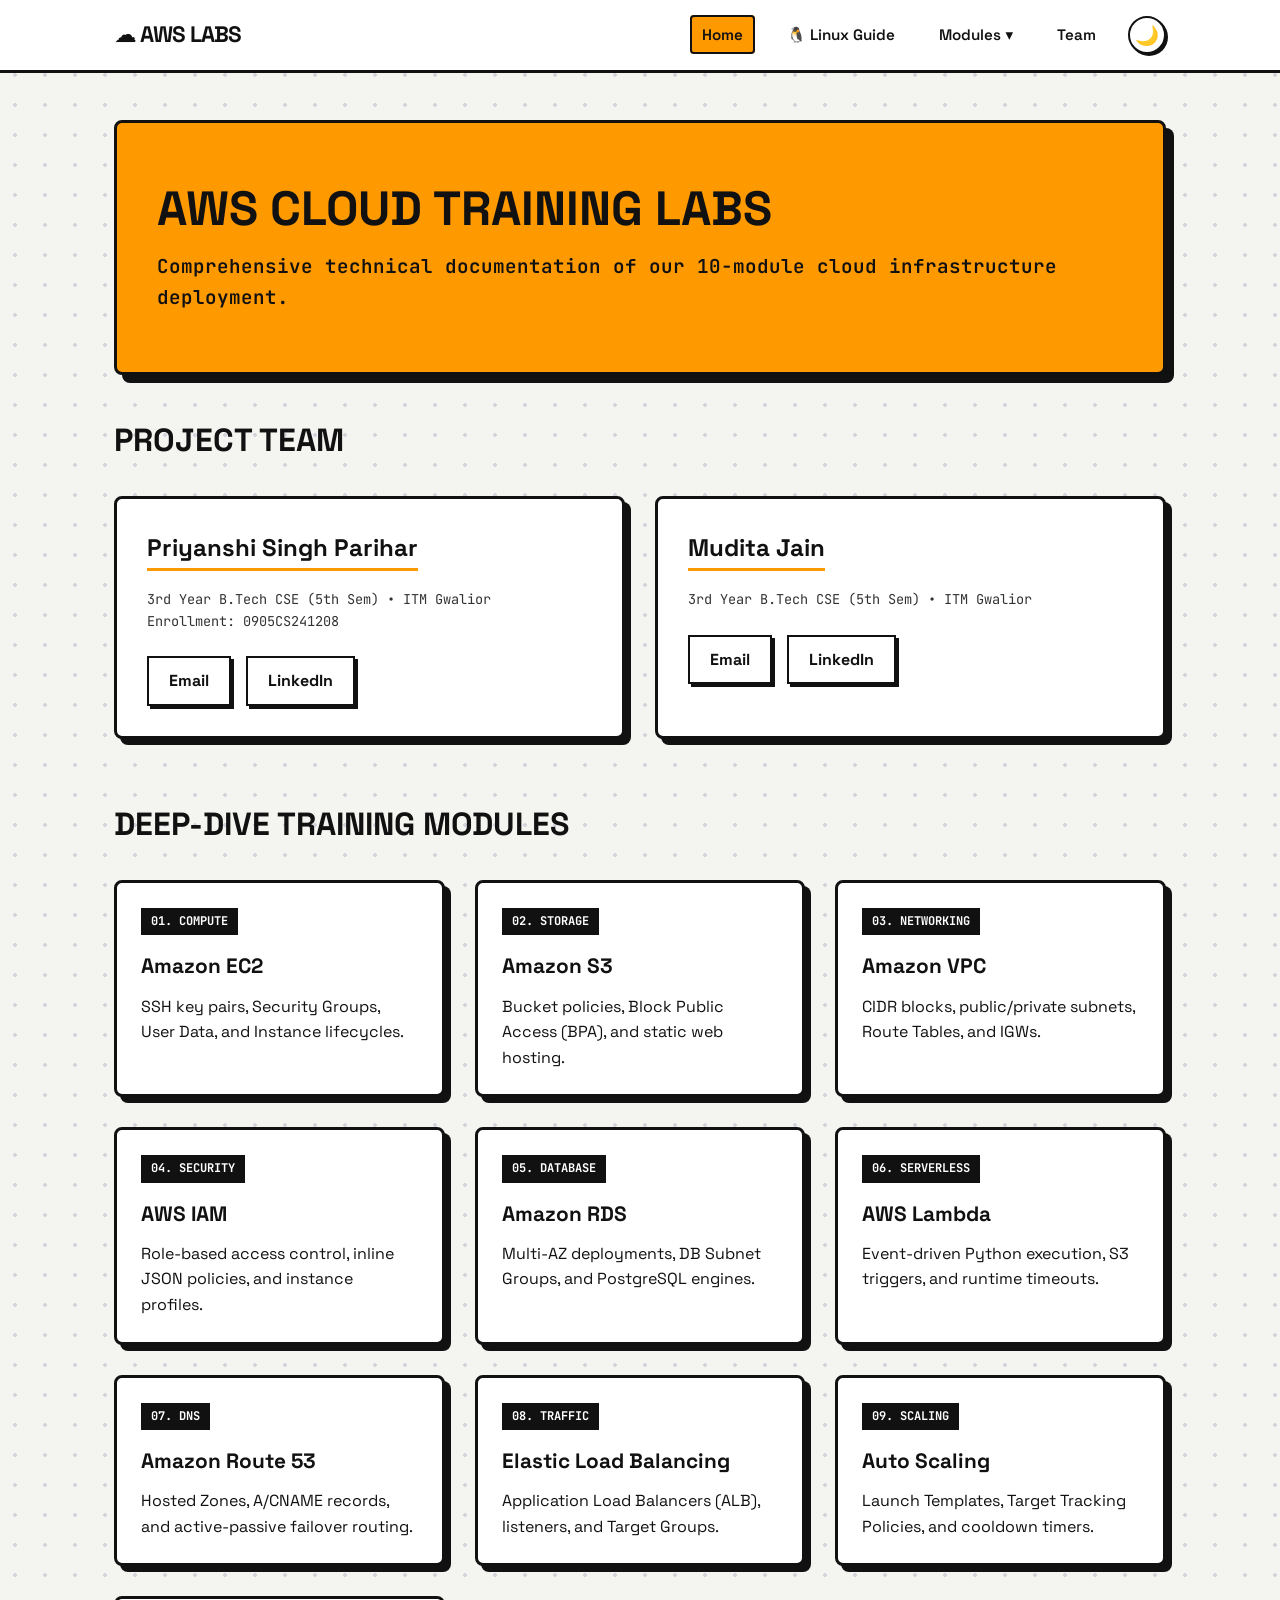
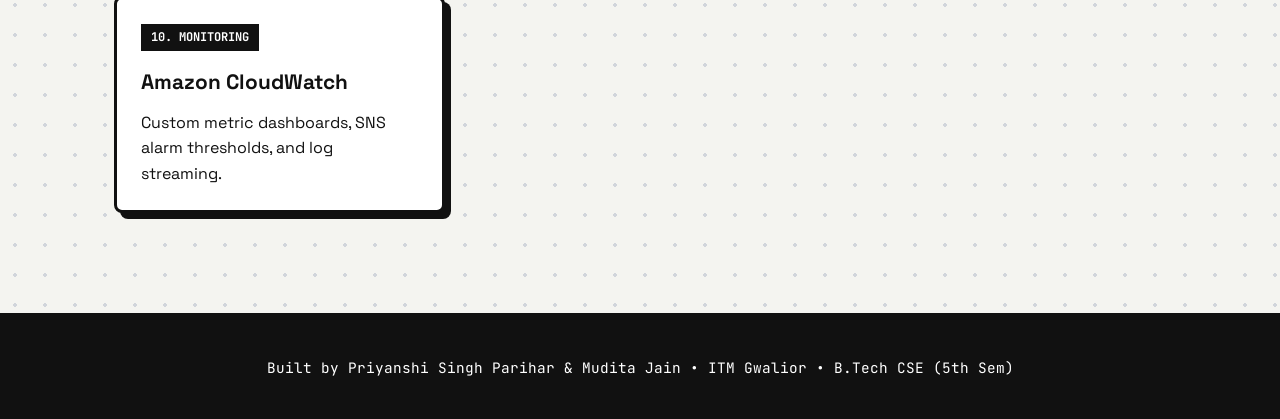
<file: index.html>
<!DOCTYPE html>
<html lang="en">
<head>
    <meta charset="UTF-8">
    <meta name="viewport" content="width=device-width, initial-scale=1.0">
    <title>AWS Lab Documentation | ITM Gwalior</title>
    <link rel="stylesheet" href="style.css">
</head>
<body>
    
    <nav class="navbar">
        <div class="nav-container">
            <a href="index.html" class="nav-logo">☁️ AWS Labs</a>
            <div class="hamburger" id="hamburger">
                <span></span><span></span><span></span>
            </div>
            <ul class="nav-links" id="nav-links">
                <li><a href="index.html" class="nav-item">Home</a></li>
                <li><a href="linux.html" class="nav-item">🐧 Linux Guide</a></li>
                <li class="dropdown">
                    <a href="#" class="dropbtn nav-item">Modules ▾</a>
                    <div class="dropdown-content">
                        <a href="module1-ec2.html">01. EC2</a>
                        <a href="module2-s3.html">02. S3</a>
                        <a href="module3-vpc.html">03. VPC</a>
                        <a href="module4-iam.html">04. IAM</a>
                        <a href="module5-rds.html">05. RDS</a>
                        <a href="module6-lambda.html">06. Lambda</a>
                        <a href="module7-route53.html">07. Route 53</a>
                        <a href="module8-elb.html">08. ELB</a>
                        <a href="module9-autoscaling.html">09. Auto Scaling</a>
                        <a href="module10-cloudwatch.html">10. CloudWatch</a>
                    </div>
                </li>
                <li><a href="index.html#team" class="nav-item">Team</a></li>
                <li><button id="theme-toggle" class="theme-btn" title="Toggle Dark Mode">🌙</button></li>
            </ul>
        </div>
    </nav>

    <main class="container">
        <header class="hero">
            <h1>AWS Cloud Training Labs</h1>
            <p>Comprehensive technical documentation of our 10-module cloud infrastructure deployment.</p>
        </header>
        
        </div>
        <section id="team">
            <h2 class="section-title">Project Team</h2>
            <div class="team-grid">
                <div class="profile-card">
                    <h3>Priyanshi Singh Parihar</h3>
                    <div class="profile-meta">3rd Year B.Tech CSE (5th Sem) • ITM Gwalior<br>Enrollment: 0905CS241208</div>
                    <div class="profile-links">
                        <a href="mailto:priyanshisinghparihar01@gmail.com">Email</a>
                        <a href="https://www.linkedin.com/in/priyanshi-singh-parihar?utm_source=share_via&utm_content=profile&utm_medium=member_android" target="_blank">LinkedIn</a>
                    </div>
                </div>
                <div class="profile-card">
                    <h3>Mudita Jain</h3>
                    <div class="profile-meta">3rd Year B.Tech CSE (5th Sem) • ITM Gwalior</div>
                    <div class="profile-links">
                        <a href="mailto:muditajain616@gmail.com">Email</a>
                        <a href="http://www.linkedin.com/in/" target="_blank">LinkedIn</a>
                    </div>
                </div>
            </div>
        </section>
        <section id="modules">
            <h2 class="section-title">Deep-Dive Training Modules</h2>
            <div class="modules-grid">
                <a href="module1-ec2.html" class="module-card"><span class="module-tag">01. Compute</span><h4>Amazon EC2</h4><p>SSH key pairs, Security Groups, User Data, and Instance lifecycles.</p></a>
                <a href="module2-s3.html" class="module-card"><span class="module-tag">02. Storage</span><h4>Amazon S3</h4><p>Bucket policies, Block Public Access (BPA), and static web hosting.</p></a>
                <a href="module3-vpc.html" class="module-card"><span class="module-tag">03. Networking</span><h4>Amazon VPC</h4><p>CIDR blocks, public/private subnets, Route Tables, and IGWs.</p></a>
                <a href="module4-iam.html" class="module-card"><span class="module-tag">04. Security</span><h4>AWS IAM</h4><p>Role-based access control, inline JSON policies, and instance profiles.</p></a>
                <a href="module5-rds.html" class="module-card"><span class="module-tag">05. Database</span><h4>Amazon RDS</h4><p>Multi-AZ deployments, DB Subnet Groups, and PostgreSQL engines.</p></a>
                <a href="module6-lambda.html" class="module-card"><span class="module-tag">06. Serverless</span><h4>AWS Lambda</h4><p>Event-driven Python execution, S3 triggers, and runtime timeouts.</p></a>
                <a href="module7-route53.html" class="module-card"><span class="module-tag">07. DNS</span><h4>Amazon Route 53</h4><p>Hosted Zones, A/CNAME records, and active-passive failover routing.</p></a>
                <a href="module8-elb.html" class="module-card"><span class="module-tag">08. Traffic</span><h4>Elastic Load Balancing</h4><p>Application Load Balancers (ALB), listeners, and Target Groups.</p></a>
                <a href="module9-autoscaling.html" class="module-card"><span class="module-tag">09. Scaling</span><h4>Auto Scaling</h4><p>Launch Templates, Target Tracking Policies, and cooldown timers.</p></a>
                <a href="module10-cloudwatch.html" class="module-card"><span class="module-tag">10. Monitoring</span><h4>Amazon CloudWatch</h4><p>Custom metric dashboards, SNS alarm thresholds, and log streaming.</p></a>
            </div>
        </section>
    </main>
    
    <footer>
        <p>Built by Priyanshi Singh Parihar & Mudita Jain • ITM Gwalior • B.Tech CSE (5th Sem)</p>
    </footer>
    <script src="script.js"></script>

</body>
</html>
</file>
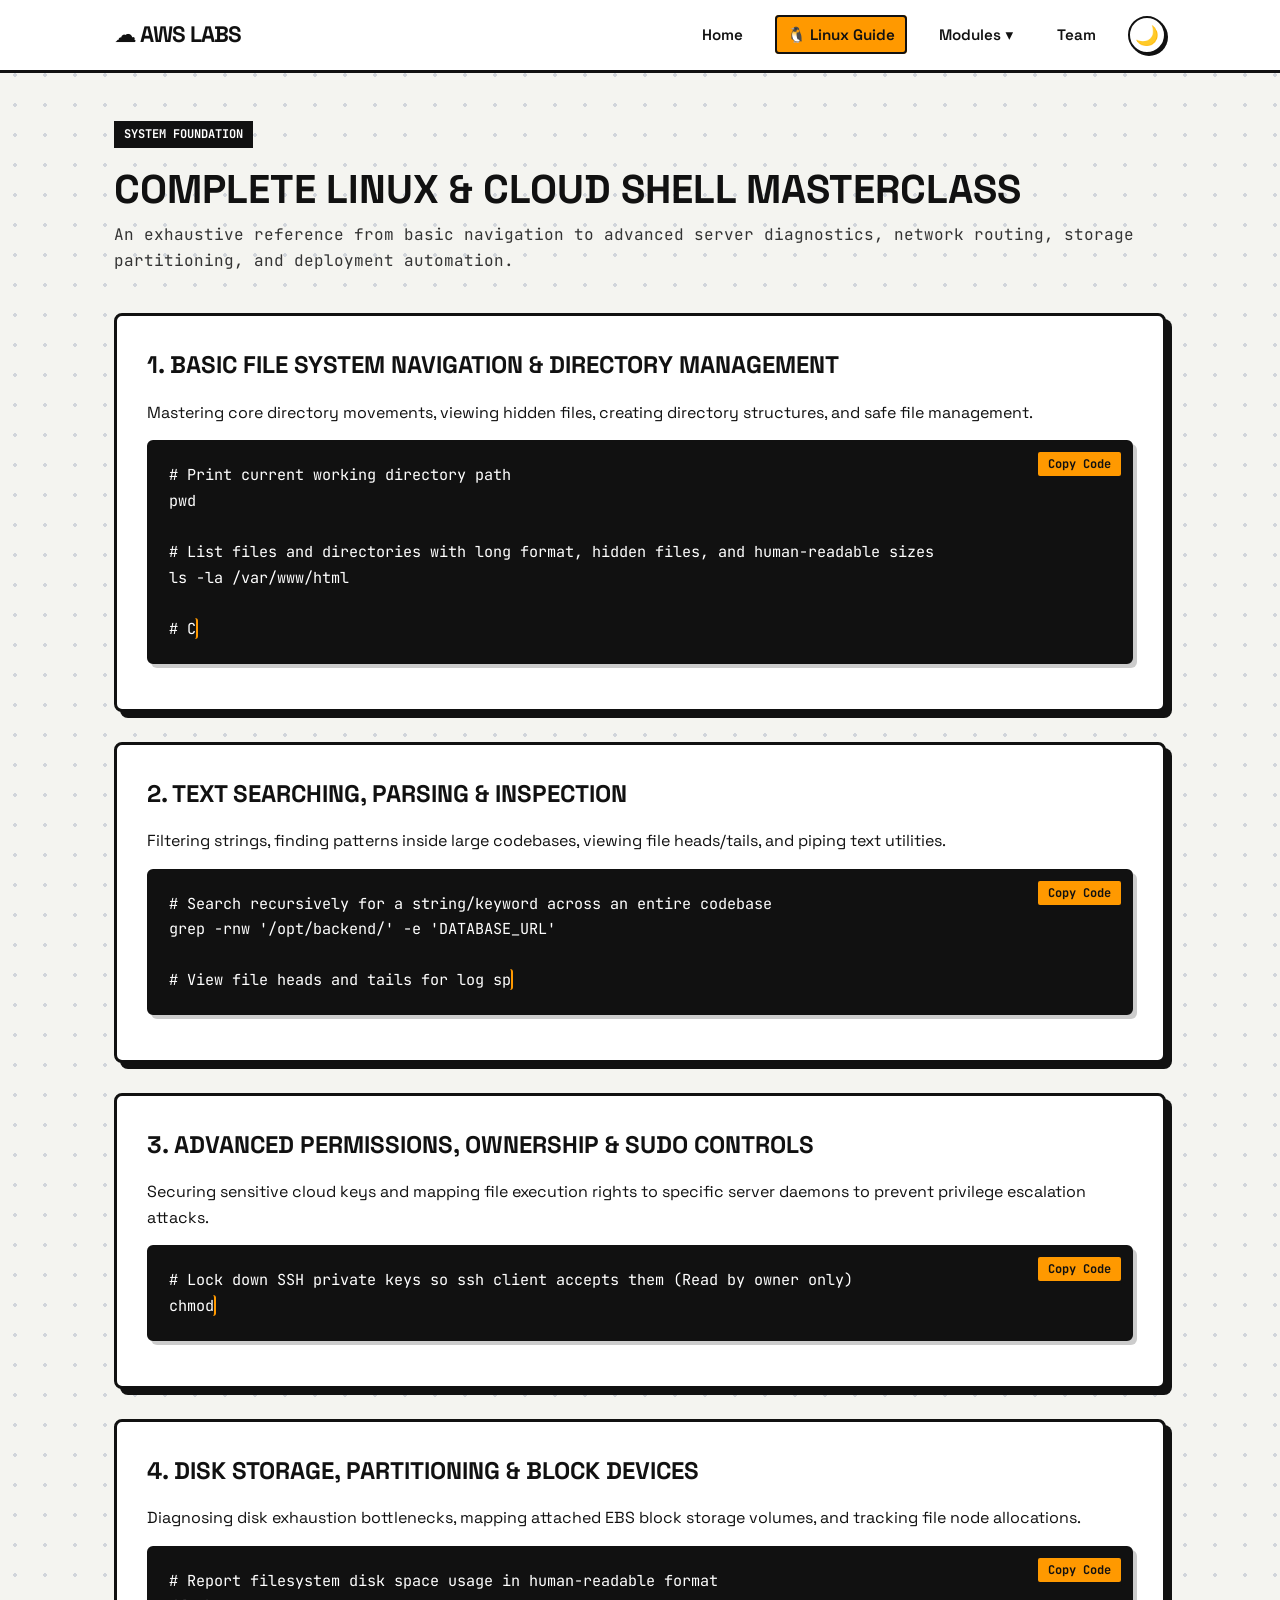
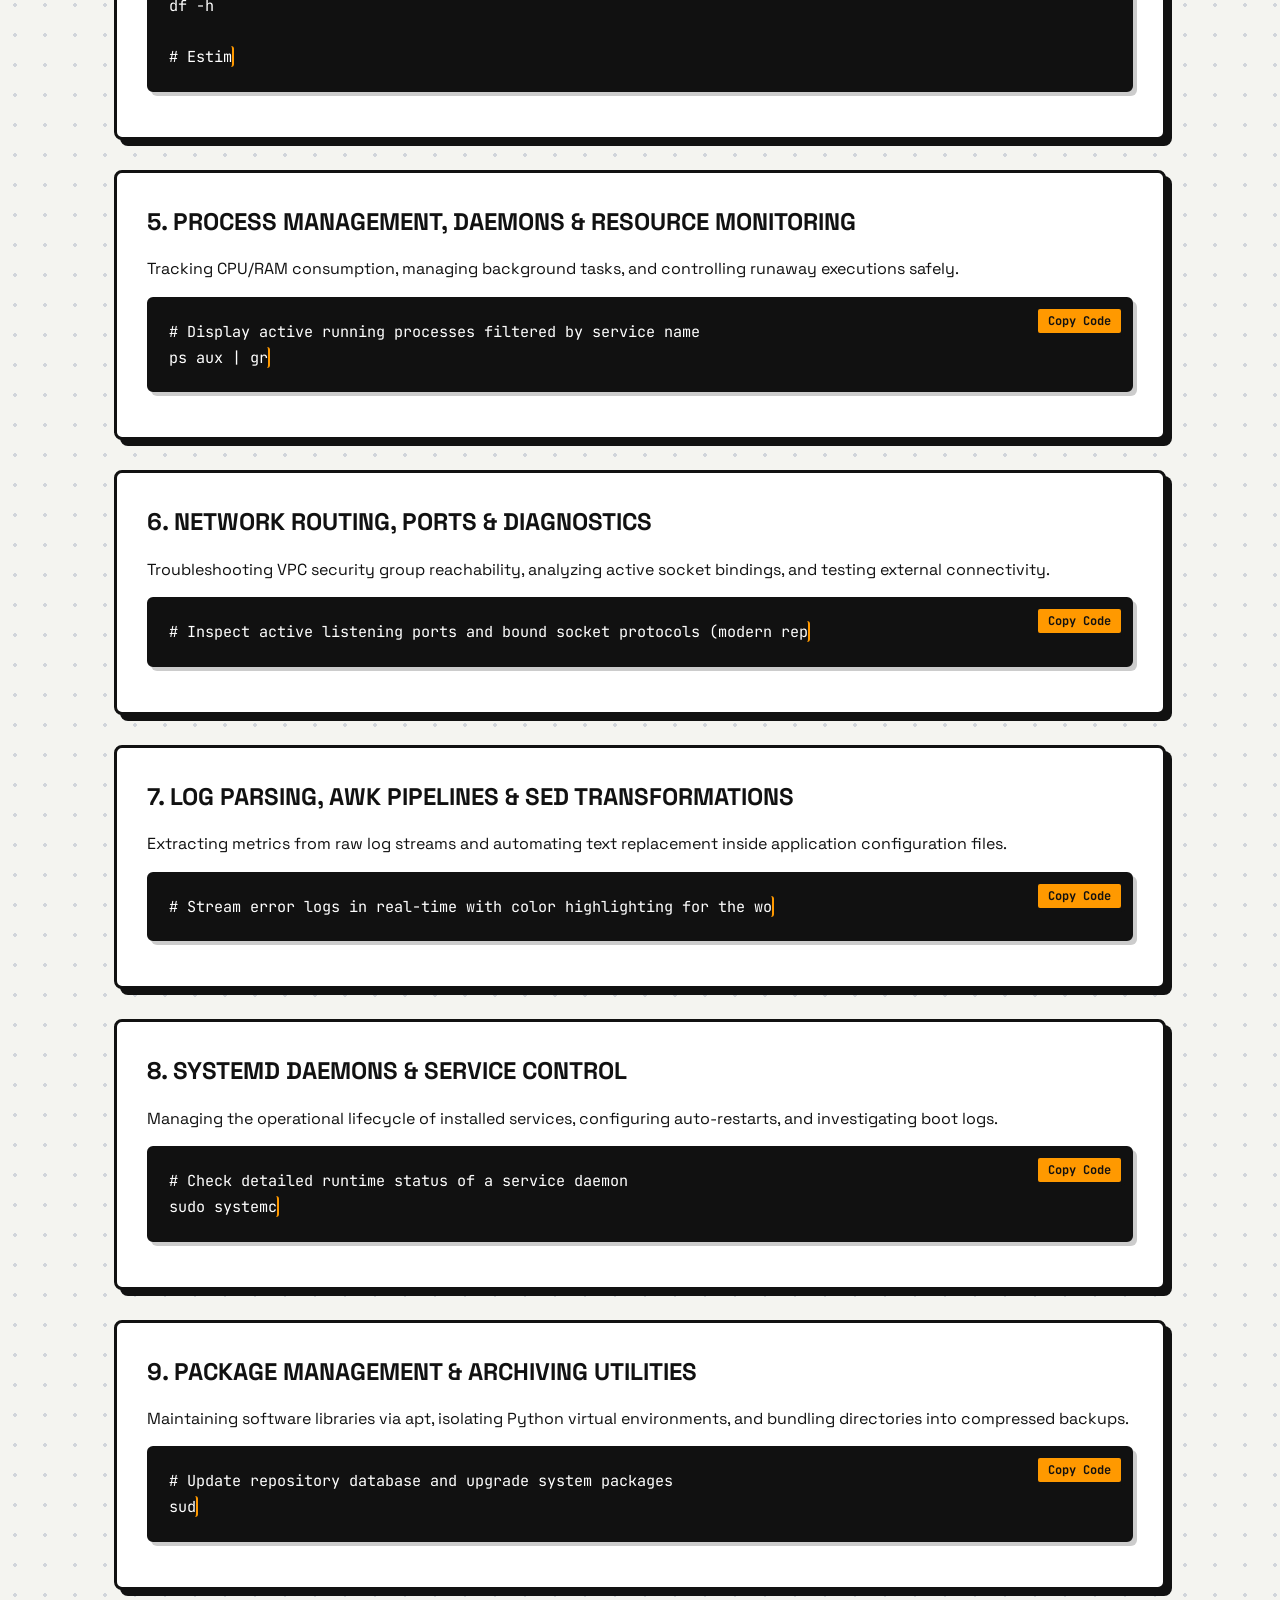
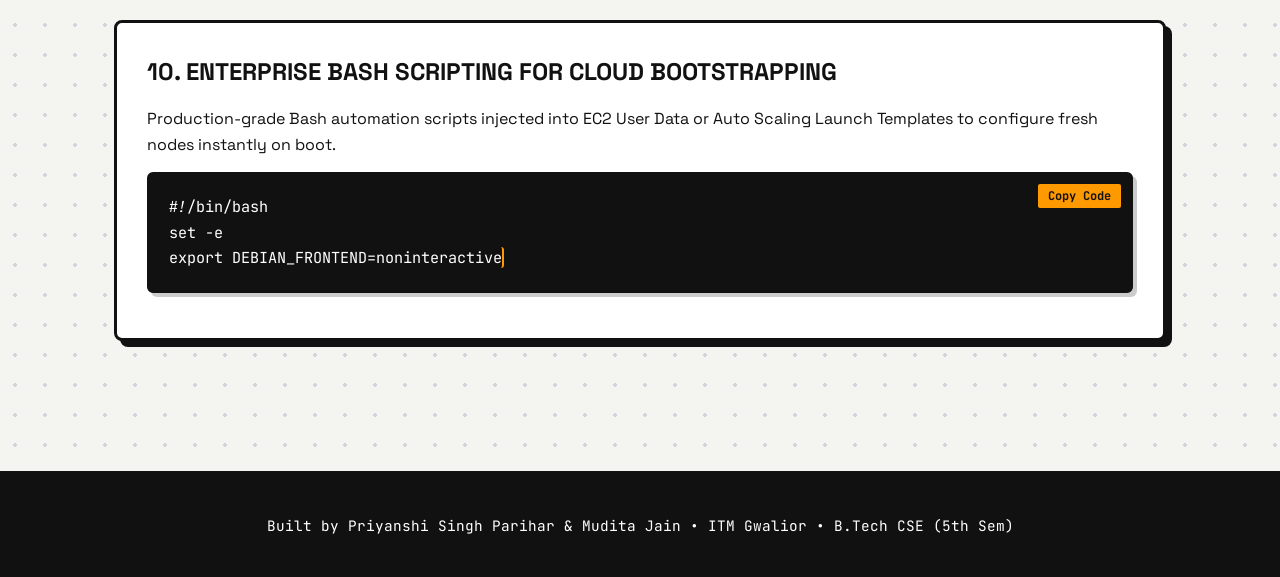
<file: linux.html>
<!DOCTYPE html>
<html lang="en">
<head>
    <meta charset="UTF-8">
    <meta name="viewport" content="width=device-width, initial-scale=1.0">
    <title>Comprehensive Linux & Cloud Shell Masterclass | AWS Training</title>
    <link rel="stylesheet" href="style.css">
</head>
<body>

    <nav class="navbar">
        <div class="nav-container">
            <a href="index.html" class="nav-logo">☁️ AWS Labs</a>
            <div class="hamburger" id="hamburger">
                <span></span><span></span><span></span>
            </div>
            <ul class="nav-links" id="nav-links">
                <li><a href="index.html" class="nav-item">Home</a></li>
                <li><a href="linux.html" class="nav-item">🐧 Linux Guide</a></li>
                <li class="dropdown">
                    <a href="#" class="dropbtn nav-item">Modules ▾</a>
                    <div class="dropdown-content">
                        <a href="module1-ec2.html">01. EC2</a>
                        <a href="module2-s3.html">02. S3</a>
                        <a href="module3-vpc.html">03. VPC</a>
                        <a href="module4-iam.html">04. IAM</a>
                        <a href="module5-rds.html">05. RDS</a>
                        <a href="module6-lambda.html">06. Lambda</a>
                        <a href="module7-route53.html">07. Route 53</a>
                        <a href="module8-elb.html">08. ELB</a>
                        <a href="module9-autoscaling.html">09. Auto Scaling</a>
                        <a href="module10-cloudwatch.html">10. CloudWatch</a>
                    </div>
                </li>
                <li><a href="index.html#team" class="nav-item">Team</a></li>
                <li><button id="theme-toggle" class="theme-btn" title="Toggle Dark Mode">🌙</button></li>
            </ul>
        </div>
    </nav>

    <main class="container">
        <div style="margin-bottom: 40px;">
            <span class="module-tag" style="margin-bottom: 20px;">System Foundation</span>
            <h1 style="color: var(--border-dark); font-size: 2.5rem; text-transform: uppercase; line-height: 1.1;">Complete Linux & Cloud Shell Masterclass</h1>
            <p style="font-family: var(--terminal-font); margin-top: 10px; color: var(--text-muted);">An exhaustive reference from basic navigation to advanced server diagnostics, network routing, storage partitioning, and deployment automation.</p>
        </div>

        <section class="content-section">
            <h3>1. Basic File System Navigation & Directory Management</h3>
            <p>Mastering core directory movements, viewing hidden files, creating directory structures, and safe file management.</p>
            <pre><code class="typewriter"># Print current working directory path
pwd

# List files and directories with long format, hidden files, and human-readable sizes
ls -la /var/www/html

# Change directories and move up one level
cd /etc/nginx
cd ..

# Create nested directories safely (no errors if it already exists)
mkdir -p /var/www/html/app/logs

# Create placeholder files or update modification timestamps
touch app.config

# Copy, move, and remove files (always use -i for prompt before overwrite in prod)
cp config.env config.env.bak
mv config.env.bak /tmp/
rm -f /tmp/config.env.bak</code></pre>
        </section>

        <section class="content-section">
            <h3>2. Text Searching, Parsing & Inspection</h3>
            <p>Filtering strings, finding patterns inside large codebases, viewing file heads/tails, and piping text utilities.</p>
            <pre><code class="typewriter"># Search recursively for a string/keyword across an entire codebase
grep -rnw '/opt/backend/' -e 'DATABASE_URL'

# View file heads and tails for log spot-checks
head -n 25 /var/log/syslog
tail -n 100 /var/log/nginx/error.log

# Combine and page through large text documents (use SPACE to scroll, Q to quit)
less /var/log/cloud-init-output.log

# Find files across the entire filesystem by name (ignoring permission denied errors)
find / -name "*.pem" 2>/dev/null</code></pre>
        </section>

        <section class="content-section">
            <h3>3. Advanced Permissions, Ownership & Sudo Controls</h3>
            <p>Securing sensitive cloud keys and mapping file execution rights to specific server daemons to prevent privilege escalation attacks.</p>
            <pre><code class="typewriter"># Lock down SSH private keys so ssh client accepts them (Read by owner only)
chmod 400 itm-lab-key.pem

# Recursively assign ownership to the Nginx web server user
sudo chown -R www-data:www-data /var/www/html/app

# Grant execute permissions to custom deployment scripts
chmod +x deploy.sh

# Modify sudoers security configuration safely (validates syntax before saving)
sudo visudo</code></pre>
        </section>

        <section class="content-section">
            <h3>4. Disk Storage, Partitioning & Block Devices</h3>
            <p>Diagnosing disk exhaustion bottlenecks, mapping attached EBS block storage volumes, and tracking file node allocations.</p>
            <pre><code class="typewriter"># Report filesystem disk space usage in human-readable format
df -h

# Estimate file space usage recursively to find large log bottlenecks
du -sh /var/log/* | sort -hr

# Inspect block devices and disk partitions attached to the EC2 instance
lsblk

# Check inode usage (running out of inodes crashes file creation even with free disk space)
df -i</code></pre>
        </section>

        <section class="content-section">
            <h3>5. Process Management, Daemons & Resource Monitoring</h3>
            <p>Tracking CPU/RAM consumption, managing background tasks, and controlling runaway executions safely.</p>
            <pre><code class="typewriter"># Display active running processes filtered by service name
ps aux | grep python3

# Interactive real-time process performance managers
top
htop

# Gracefully terminate vs forcefully kill a runaway process
kill -15 4521   # SIGTERM (Graceful exit)
kill -9 4521    # SIGKILL (Force shut down)

# Run server processes persistently in background surviving terminal logouts
nohup python3 main.py > app.log 2>&1 &</code></pre>
        </section>

        <section class="content-section">
            <h3>6. Network Routing, Ports & Diagnostics</h3>
            <p>Troubleshooting VPC security group reachability, analyzing active socket bindings, and testing external connectivity.</p>
            <pre><code class="typewriter"># Inspect active listening ports and bound socket protocols (modern replacement for netstat)
sudo ss -tulpn | grep LISTEN

# Test web server connectivity and headers locally
curl -I http://localhost:8000/health

# Trace packet routing hops to database endpoints
traceroute database-1.c3x.ap-south-1.rds.amazonaws.com

# Query EC2 Instance Metadata service v2 (IMDSv2) token securely
TOKEN=$(curl -X PUT "http://169.254.169.254/latest/api/token" -H "X-aws-ec2-metadata-token-ttl-seconds: 21600")
curl -H "X-aws-ec2-metadata-token: $TOKEN" http://169.254.169.254/latest/meta-data/instance-id</code></pre>
        </section>

        <section class="content-section">
            <h3>7. Log Parsing, AWK Pipelines & Sed Transformations</h3>
            <p>Extracting metrics from raw log streams and automating text replacement inside application configuration files.</p>
            <pre><code class="typewriter"># Stream error logs in real-time with color highlighting for the word "error"
sudo tail -f /var/log/nginx/error.log | grep --color=auto "error"

# Count top 10 unique visitor IP addresses from Nginx access logs using awk
awk '{print $1}' /var/log/nginx/access.log | sort | uniq -c | sort -nr | head -n 10

# Perform inline search and replace across config files
sed -i 's/HOST=localhost/HOST=0.0.0.0/g' .env</code></pre>
        </section>

        <section class="content-section">
            <h3>8. Systemd Daemons & Service Control</h3>
            <p>Managing the operational lifecycle of installed services, configuring auto-restarts, and investigating boot logs.</p>
            <pre><code class="typewriter"># Check detailed runtime status of a service daemon
sudo systemctl status nginx.service

# Restart or reload configuration without dropping active connections
sudo systemctl restart nginx.service
sudo systemctl reload nginx.service

# Enable a service to start on system boot automatically
sudo systemctl enable fastapi.service

# View structured journalctl system logs filtered by service since 1 hour ago
sudo journalctl -u nginx.service --since "1 hour ago" --no-pager</code></pre>
        </section>

        <section class="content-section">
            <h3>9. Package Management & Archiving Utilities</h3>
            <p>Maintaining software libraries via apt, isolating Python virtual environments, and bundling directories into compressed backups.</p>
            <pre><code class="typewriter"># Update repository database and upgrade system packages
sudo apt-get update -y && sudo apt-get upgrade -y

# Compress a directory into a tar.gz archive for backup
tar -czvf app-backup.tar.gz /var/www/html/app

# Extract a tar.gz archive to a specific target directory
tar -xzvf app-backup.tar.gz -C /tmp/

# Create a zip archive and unzip it
zip -r archive.zip /opt/backend/
unzip archive.zip -d /var/www/</code></pre>
        </section>

        <section class="content-section">
            <h3>10. Enterprise Bash Scripting for Cloud Bootstrapping</h3>
            <p>Production-grade Bash automation scripts injected into EC2 User Data or Auto Scaling Launch Templates to configure fresh nodes instantly on boot.</p>
            <pre><code class="typewriter">#!/bin/bash
set -e
export DEBIAN_FRONTEND=noninteractive

echo "[1/4] Updating system packages and installing runtimes..."
apt-get update -y && apt-get upgrade -y
apt-get install -y python3-pip python3-venv nginx git curl

echo "[2/4] Cloning repository and setting up virtual environment..."
git clone https://github.com/itm-project/backend.git /var/www/html/app
cd /var/www/html/app
python3 -m venv venv
source venv/bin/activate
pip install --upgrade pip
pip install -r requirements.txt

echo "[3/4] Setting proper file permissions..."
chown -R www-data:www-data /var/www/html/app

echo "[4/4] Enabling web services..."
systemctl enable nginx
systemctl restart nginx
echo "Cloud node bootstrap completed successfully!"</code></pre>
        </section>
    </main>

    <footer>
        <p>Built by Priyanshi Singh Parihar & Mudita Jain • ITM Gwalior • B.Tech CSE (5th Sem)</p>
    </footer>
    <script src="script.js"></script>

</body>
</html>
</file>
<file: style.css>
@import url('https://fonts.googleapis.com/css2?family=Space+Grotesk:wght@400;600;700&family=JetBrains+Mono:wght@400;700&display=swap');

:root {
    --bg-color: #f4f4f0;
    --card-bg: #ffffff;
    --text-main: #111111;
    --text-muted: #333333;
    --aws-orange: #ff9900;
    --aws-navy: #232f3e;
    --accent-blue: #3b82f6;
    --border-dark: #111111;
    --terminal-font: 'JetBrains Mono', monospace;
    --hover-bg: #fafafa;
}

[data-theme="dark"] {
    --bg-color: #1a1a1a;
    --card-bg: #2a2a2a;
    --text-main: #f5f5f5;
    --text-muted: #a3a3a3;
    --aws-orange: #ff9900;
    --border-dark: #f5f5f5;
    --hover-bg: #333333;
}

[data-theme="dark"] body {
    background-image: radial-gradient(#444 2px, transparent 2px);
}

[data-theme="dark"] header.hero {
    background: #111111;
    border-color: var(--aws-orange);
    box-shadow: 8px 8px 0px var(--aws-orange);
}

[data-theme="dark"] header.hero h1, 
[data-theme="dark"] header.hero p {
    color: var(--aws-orange);
}

[data-theme="dark"] .practical-box, 
[data-theme="dark"] .image-caption {
    background-color: #333333;
    color: #f5f5f5;
}

[data-theme="dark"] .gotcha-box, 
[data-theme="dark"] .tradeoff-box {
    background-color: #4a2b0f; 
    border-color: #ff9900;
    box-shadow: 6px 6px 0px #ff9900;
}

[data-theme="dark"] .gotcha-box h4, 
[data-theme="dark"] .tradeoff-box h4 {
    color: #ffcc80;
}

[data-theme="dark"] pre {
    background-color: #111111;
}

[data-theme="dark"] code {
    color: #f5f5f5;
    background-color: #444;
}

[data-theme="dark"] pre code {
    background-color: transparent;
}

[data-theme="dark"] .mermaid-wrapper {
    background: #2a2a2a;
    filter: invert(0.9) hue-rotate(180deg);
}

* { box-sizing: border-box; margin: 0; padding: 0; }

body {
    font-family: 'Space Grotesk', system-ui, sans-serif;
    background-color: var(--bg-color);
    color: var(--text-main);
    line-height: 1.6;
    padding-top: 80px; 
    display: flex;
    flex-direction: column;
    min-height: 100vh;
    background-image: radial-gradient(#d1d5db 2px, transparent 2px);
    background-size: 30px 30px;
    transition: background-color 0.3s, color 0.3s;
}

.navbar {
    position: fixed;
    top: 0;
    width: 100%;
    background-color: var(--card-bg);
    border-bottom: 3px solid var(--border-dark);
    z-index: 1000;
    transition: background-color 0.3s, border-color 0.3s;
}

.nav-container {
    max-width: 1100px;
    margin: 0 auto;
    padding: 0 24px;
    display: flex;
    justify-content: space-between;
    align-items: center;
    height: 70px;
}

.nav-logo {
    font-size: 1.4rem;
    font-weight: 700;
    color: var(--border-dark);
    text-decoration: none;
    text-transform: uppercase;
    letter-spacing: -1px;
}

.nav-links {
    display: flex;
    list-style: none;
    gap: 20px;
    align-items: center;
}

.nav-links a.nav-item {
    text-decoration: none;
    color: var(--border-dark);
    font-weight: 600;
    font-size: 0.95rem;
    padding: 8px 10px;
    border: 2px solid transparent;
    transition: all 0.2s;
}

.nav-links a.nav-item:hover, .nav-links a.nav-item.active {
    background-color: var(--aws-orange);
    border: 2px solid var(--border-dark);
    border-radius: 4px;
    color: #111 !important;
}

.theme-btn {
    background: var(--card-bg);
    border: 2px solid var(--border-dark);
    cursor: pointer;
    border-radius: 50%;
    width: 38px;
    height: 38px;
    display: flex;
    align-items: center;
    justify-content: center;
    font-size: 1.2rem;
    transition: all 0.2s ease;
    box-shadow: 2px 2px 0px var(--border-dark);
}

.theme-btn:hover {
    transform: translate(-2px, -2px);
    box-shadow: 4px 4px 0px var(--border-dark);
    background: var(--aws-orange);
}

.dropdown { position: relative; }
.dropdown-content {
    display: none;
    position: absolute;
    top: 100%;
    left: 0;
    background-color: var(--card-bg);
    min-width: 220px;
    border: 3px solid var(--border-dark);
    box-shadow: 6px 6px 0px var(--border-dark);
    padding: 8px 0;
    border-radius: 4px;
    z-index: 1001;
}
.dropdown:hover .dropdown-content { display: block; }
.dropdown-content a {
    color: var(--border-dark);
    padding: 10px 20px;
    text-decoration: none;
    display: block;
    font-size: 0.9rem;
    font-weight: 600;
    border-bottom: 1px solid var(--border-dark);
}
.dropdown-content a:hover {
    background-color: var(--aws-orange);
    color: #111 !important;
}

.hamburger { display: none; cursor: pointer; flex-direction: column; gap: 5px; }
.hamburger span { width: 25px; height: 4px; background-color: var(--border-dark); }

.container {
    max-width: 1100px;
    margin: 40px auto;
    padding: 0 24px;
    flex: 1;
}

header.hero {
    text-align: left;
    padding: 60px 40px;
    background: var(--aws-orange);
    border-radius: 8px;
    border: 3px solid var(--border-dark);
    box-shadow: 8px 8px 0px var(--border-dark);
    margin-bottom: 40px;
    transition: all 0.3s;
}

header.hero h1 {
    font-size: 3rem;
    color: var(--border-dark);
    margin-bottom: 15px;
    font-weight: 700;
    text-transform: uppercase;
    line-height: 1.1;
}

header.hero p {
    font-size: 1.2rem;
    color: var(--border-dark);
    font-family: var(--terminal-font);
    font-weight: 600;
}

.progress-hud {
    background: var(--card-bg);
    border: 3px solid var(--border-dark);
    padding: 20px 30px;
    border-radius: 8px;
    box-shadow: 6px 6px 0px var(--border-dark);
    margin-bottom: 50px;
    display: flex;
    justify-content: space-between;
    align-items: center;
    flex-wrap: wrap;
    gap: 15px;
}

.progress-bar-container {
    flex: 1;
    min-width: 250px;
    background: #e5e7eb;
    border: 2px solid var(--border-dark);
    height: 20px;
    border-radius: 4px;
    overflow: hidden;
}

.progress-fill {
    background: var(--aws-orange);
    height: 100%;
    width: 0%;
    transition: width 0.3s ease;
}

.section-title {
    font-size: 2rem;
    margin-bottom: 30px;
    color: var(--border-dark);
    text-transform: uppercase;
    font-weight: 700;
}

.team-grid {
    display: grid;
    grid-template-columns: repeat(auto-fit, minmax(300px, 1fr));
    gap: 30px;
    margin-bottom: 60px;
}

.profile-card {
    background: var(--card-bg);
    padding: 30px;
    border-radius: 8px;
    border: 3px solid var(--border-dark);
    box-shadow: 6px 6px 0px var(--border-dark);
}

.profile-card h3 {
    font-size: 1.5rem;
    border-bottom: 3px solid var(--aws-orange);
    display: inline-block;
    margin-bottom: 10px;
}

.profile-meta {
    font-family: var(--terminal-font);
    font-size: 0.85rem;
    color: var(--text-muted);
    margin: 8px 0 24px 0;
}

.profile-links { display: flex; gap: 15px; }

.profile-links a {
    padding: 10px 20px;
    background: var(--card-bg);
    color: var(--border-dark);
    text-decoration: none;
    font-weight: 700;
    border: 2px solid var(--border-dark);
    box-shadow: 3px 3px 0px var(--border-dark);
    transition: all 0.1s ease;
}

.profile-links a:hover {
    background: var(--aws-orange);
    color: #111 !important;
    transform: translate(2px, 2px);
    box-shadow: 1px 1px 0px var(--border-dark);
}

.modules-grid {
    display: grid;
    grid-template-columns: repeat(auto-fill, minmax(300px, 1fr));
    gap: 30px;
}

.module-card {
    background: var(--card-bg);
    border: 3px solid var(--border-dark);
    box-shadow: 6px 6px 0px var(--border-dark);
    padding: 24px;
    border-radius: 8px;
    text-decoration: none;
    color: inherit;
    transition: all 0.2s ease;
    display: block;
}

.module-card:hover {
    transform: translate(-4px, -4px);
    box-shadow: 10px 10px 0px var(--border-dark);
    background-color: var(--hover-bg);
}

.module-tag {
    display: inline-block;
    background: var(--border-dark);
    color: var(--card-bg);
    padding: 4px 10px;
    font-family: var(--terminal-font);
    font-size: 0.75rem;
    font-weight: bold;
    margin-bottom: 15px;
    text-transform: uppercase;
}

.module-card h4 {
    font-size: 1.3rem;
    margin-bottom: 10px;
}

.content-section { 
    background: var(--card-bg);
    border: 3px solid var(--border-dark);
    padding: 30px;
    margin-bottom: 30px;
    border-radius: 8px;
    box-shadow: 6px 6px 0px var(--border-dark);
}
.content-section h3 { 
    margin-bottom: 15px; 
    font-size: 1.5rem;
    text-transform: uppercase;
}

.checklist { 
    list-style: none; 
    padding: 0; 
    margin-top: 15px; 
}
.checklist li { 
    margin-bottom: 12px; 
}
.checklist label { 
    display: flex; 
    align-items: flex-start; 
    gap: 10px; 
    cursor: pointer; 
    font-size: 1rem; 
}
.checklist input[type="checkbox"] { 
    width: 20px; 
    height: 20px; 
    margin-top: 4px; 
    accent-color: var(--aws-orange); 
    cursor: pointer; 
    flex-shrink: 0;
}
.checklist input[type="checkbox"]:checked + span { 
    text-decoration: line-through; 
    color: var(--text-muted); 
}

.code-block-wrapper {
    position: relative;
    margin: 15px 0;
}

.copy-btn {
    position: absolute;
    top: 10px;
    right: 10px;
    background: var(--aws-orange);
    color: #111;
    border: 2px solid var(--border-dark);
    padding: 4px 10px;
    font-family: var(--terminal-font);
    font-size: 0.75rem;
    font-weight: 700;
    cursor: pointer;
    border-radius: 4px;
    box-shadow: 2px 2px 0px var(--border-dark);
    transition: all 0.1s ease;
}

.copy-btn:hover {
    transform: translate(-1px, -1px);
    box-shadow: 3px 3px 0px var(--border-dark);
}

pre { 
    background: var(--border-dark); 
    color: #fff; 
    padding: 20px; 
    border-radius: 6px; 
    overflow-x: auto; 
    font-family: var(--terminal-font); 
    margin: 0;
    border: 2px solid var(--border-dark);
    box-shadow: 4px 4px 0px rgba(0,0,0,0.2);
}
code { 
    font-family: var(--terminal-font); 
    background: #e5e7eb; 
    padding: 2px 6px; 
    border-radius: 3px; 
    font-size: 0.9em; 
    color: #111; 
}
pre code { 
    background: transparent; 
    color: #fff; 
    padding: 0; 
    font-size: 0.95rem; 
}

.typewriter {
    border-right: .15em solid var(--aws-orange);
    white-space: pre;
    animation: blink-caret .75s step-end infinite;
}
@keyframes blink-caret {
  from, to { border-color: transparent }
  50% { border-color: var(--aws-orange); }
}

.practical-box { 
    background: #e0f2fe; 
    border: 3px solid var(--border-dark); 
    padding: 25px; 
    margin-top: 20px; 
}

.tradeoff-box {
    background: #dcfce7;
    border: 3px solid var(--border-dark);
    padding: 25px;
    margin-top: 30px;
    box-shadow: 6px 6px 0px var(--border-dark);
}

.gotcha-box { 
    background: #fef08a; 
    border: 3px solid var(--border-dark); 
    padding: 25px; 
    margin-top: 30px; 
    box-shadow: 6px 6px 0px var(--border-dark);
}
.gotcha-box h4, .practical-box h4, .tradeoff-box h4 {
    font-size: 1.2rem;
    text-transform: uppercase;
    margin-bottom: 10px;
}

.brutal-image-container {
    margin: 30px 0;
    border: 3px solid var(--border-dark);
    box-shadow: 6px 6px 0px var(--border-dark);
    border-radius: 8px;
    overflow: hidden;
    background: var(--card-bg);
}

.mermaid-wrapper {
    padding: 30px;
    background: #ffffff;
    display: flex;
    justify-content: center;
    border-bottom: 3px solid var(--border-dark);
}

.image-caption {
    padding: 12px;
    font-family: var(--terminal-font);
    font-size: 0.85rem;
    text-align: center;
    background: #e0f2fe;
    color: var(--border-dark);
    font-weight: 700;
    text-transform: uppercase;
}

footer {
    background: var(--border-dark);
    border-top: 3px solid var(--border-dark);
    padding: 40px 24px;
    text-align: center;
    color: #fff;
    font-family: var(--terminal-font);
    font-size: 0.9rem;
    margin-top: 60px;
}

@media (max-width: 768px) {
    .hamburger { display: flex; }
    .nav-links {
        display: none;
        flex-direction: column;
        position: absolute;
        top: 70px;
        left: 0;
        width: 100%;
        background: var(--card-bg);
        border-bottom: 3px solid var(--border-dark);
        padding: 20px 0;
    }
    .nav-links.active { display: flex; }
    .dropdown-content { position: static; box-shadow: none; border: none; padding-left: 20px; display: none; }
    .dropdown.active .dropdown-content { display: block; }
    header.hero h1 { font-size: 2rem; }
}
</file>
